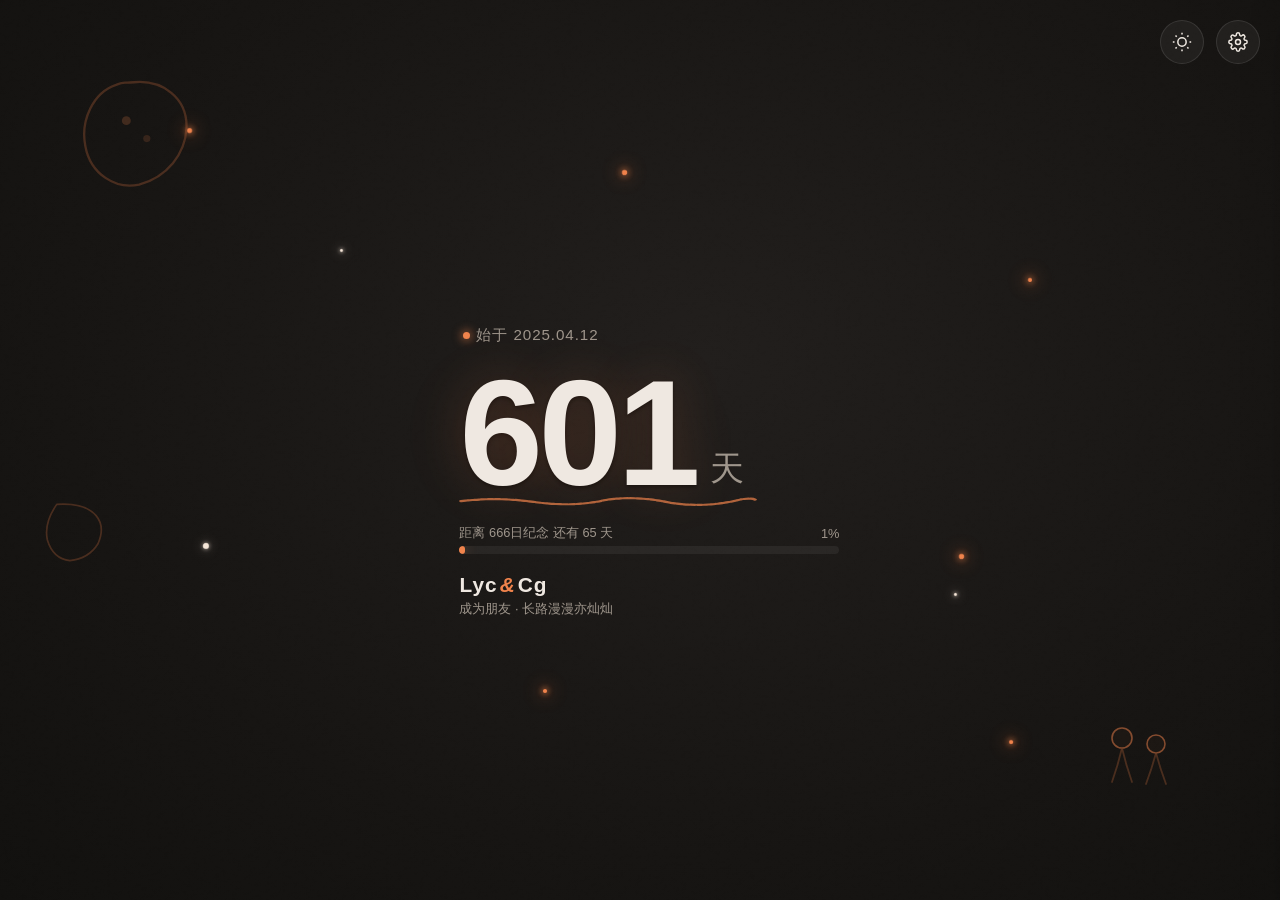
<file: index.html>
<!DOCTYPE html>
<html lang="zh-CN" class="theme-dark">
<head>
  <meta charset="UTF-8">
  <meta name="viewport" content="width=device-width, initial-scale=1.0, viewport-fit=cover, maximum-scale=1.0, user-scalable=yes">
  <meta name="description" content="Lyc & Cg 友谊纪念日 — 始于2025年4月12日，时光记录，反主流手绘美学">
  <title>Lyc & Cg · 友谊纪年</title>
  <style>
    /* ===== 主题变量（深色/浅色）====== */
    .theme-dark {
      --bg-deep: #1a1817;
      --bg-surface: #211f1d;
      --text-warm: #efe8e1;
      --text-muted: #9e958b;
      --accent-orange: #f0824b;
      --accent-glow: #f59a6c;
      --accent-subtle: #c46a3c;
      --noise-opacity: 0.04;
      --noise-blend: overlay;
      --progress-bg: rgba(255, 255, 255, 0.06);
      --panel-bg: #252220;
      --panel-shadow: 0 20px 40px rgba(0,0,0,0.5);
      --doodle-opacity: 0.5;
      --cursor-glow-bg: radial-gradient(circle, rgba(240,130,75,0.06) 0%, rgba(240,130,75,0.02) 35%, transparent 70%);
      --font-family: "PingFang SC", "Hiragino Sans GB", "Noto Sans SC", "Microsoft YaHei", -apple-system, BlinkMacSystemFont, sans-serif;
    }
    .theme-light {
      --bg-deep: #f9f6f1;
      --bg-surface: #eae3d8;
      --text-warm: #2c2416;
      --text-muted: #6b5e4f;
      --accent-orange: #c55a2c;
      --accent-glow: #d97a4a;
      --accent-subtle: #a34926;
      --noise-opacity: 0.07;
      --noise-blend: multiply;
      --progress-bg: rgba(0,0,0,0.05);
      --panel-bg: #f2ede5;
      --panel-shadow: 0 20px 40px rgba(0,0,0,0.08);
      --doodle-opacity: 0.4;
      --cursor-glow-bg: radial-gradient(circle, rgba(197,90,44,0.08) 0%, rgba(197,90,44,0.03) 35%, transparent 70%);
      --font-family: "PingFang SC", "Hiragino Sans GB", "Noto Sans SC", "Microsoft YaHei", -apple-system, BlinkMacSystemFont, sans-serif;
    }

    /* 背景纹理 + 主题强绑定（深/浅分别定义，彻底修复切换bug） */
    /* 深邃夜空 */
    body.bg-deep.theme-dark { background: radial-gradient(ellipse at 55% 40%, #211e1c 0%, #161412 65%, #11100e 100%); }
    body.bg-deep.theme-light { background: radial-gradient(ellipse at 55% 40%, #e7dfd1 0%, #d9cfbc 70%, #c4b9a3 100%); }
    /* 晨雾 */
    body.bg-mist.theme-dark { background: radial-gradient(ellipse at 60% 35%, #2f2b27 0%, #231f1b 65%, #1b1714 100%); }
    body.bg-mist.theme-light { background: radial-gradient(ellipse at 60% 35%, #f5efe7 0%, #ece1d4 70%, #dccdb9 100%); }
    /* 墨迹 */
    body.bg-ink.theme-dark { background: radial-gradient(ellipse at 45% 45%, #2a2520 0%, #1e1b17 60%, #141210 100%); }
    body.bg-ink.theme-light { background: radial-gradient(ellipse at 45% 45%, #dad1c4 0%, #c9beb0 70%, #b7aa9a 100%); }
    /* 星砂 */
    body.bg-stars.theme-dark { background: radial-gradient(ellipse at 50% 40%, #27221e 0%, #1a1613 70%, #0f0d0b 100%); }
    body.bg-stars.theme-light { background: radial-gradient(ellipse at 50% 40%, #f2ede5 0%, #e3d9cf 70%, #cfc3b6 100%); }

    * { margin:0; padding:0; box-sizing:border-box; }
    html { font-size:16px; -webkit-font-smoothing:antialiased; }
    body {
      font-family: var(--font-family);
      min-height: 100vh; min-height: 100dvh;
      color: var(--text-warm);
      overflow-x: hidden;
      position: relative;
      cursor: default;
      -webkit-tap-highlight-color: transparent;
      user-select: none;
      transition: background 0.4s cubic-bezier(0.22, 1, 0.36, 1), color 0.4s cubic-bezier(0.22, 1, 0.36, 1);
    }

    /* 噪点纹理 (保留灵魂) */
    .noise-overlay {
      position: fixed; top:0; left:0; width:100%; height:100%;
      pointer-events: none; z-index: 9999;
      opacity: var(--noise-opacity);
      mix-blend-mode: var(--noise-blend);
    }
    .noise-overlay svg { width:100%; height:100%; }

    /* 粒子层 */
    .particles-stage { position:fixed; top:0; left:0; width:100%; height:100%; pointer-events:none; z-index:1; }
    .particle { position:absolute; border-radius:50%; will-change:transform, opacity; }
    .particle--warm { background: var(--accent-orange); box-shadow: 0 0 6px 2px rgba(240,130,75,0.45), 0 0 18px 6px rgba(240,130,75,0.15); }
    .particle--pale { background: #f5e6d8; box-shadow: 0 0 4px 1px rgba(245,230,216,0.4), 0 0 12px 4px rgba(245,230,216,0.1); }

    @keyframes driftA { 0%{transform:translate(0,0) scale(1); opacity:0.5;} 18%{transform:translate(28px,-52px) scale(1.3); opacity:0.75;} 36%{transform:translate(-14px,-96px) scale(0.75); opacity:0.3;} 54%{transform:translate(-38px,-48px) scale(1.15); opacity:0.6;} 72%{transform:translate(10px,-18px) scale(0.9); opacity:0.45;} 100%{transform:translate(0,0) scale(1); opacity:0.5;} }
    @keyframes driftB { 0%{transform:translate(0,0) scale(1); opacity:0.35;} 22%{transform:translate(-32px,-44px) scale(1.35); opacity:0.65;} 44%{transform:translate(20px,-88px) scale(0.7); opacity:0.25;} 66%{transform:translate(36px,-36px) scale(1.2); opacity:0.55;} 88%{transform:translate(-8px,-10px) scale(0.85); opacity:0.4;} 100%{transform:translate(0,0) scale(1); opacity:0.35;} }
    @keyframes driftC { 0%{transform:translate(0,0) scale(1); opacity:0.45;} 20%{transform:translate(18px,-60px) scale(1.25); opacity:0.7;} 40%{transform:translate(-22px,-105px) scale(0.8); opacity:0.35;} 60%{transform:translate(-30px,-55px) scale(1.1); opacity:0.55;} 80%{transform:translate(15px,-22px) scale(0.9); opacity:0.45;} 100%{transform:translate(0,0) scale(1); opacity:0.45;} }

    /* 主网格布局 */
    .main-stage {
      position:relative; z-index:10; min-height:100vh; min-height:100dvh;
      display:grid; grid-template-columns:1fr 1.6fr 0.4fr; grid-template-rows:1fr 2fr 0.8fr;
      grid-template-areas:". . ." ". content ." ". . .";
      padding: clamp(16px,3vw,40px);
    }
    @media (max-width:768px) {
      .main-stage { grid-template-columns:0.2fr 1fr 0.2fr; grid-template-rows:0.6fr 1.5fr 0.6fr; padding:12px 8px; }
    }
    .content-area { grid-area:content; display:flex; flex-direction:column; align-items:flex-start; justify-content:center; gap:clamp(10px,2.2vh,24px); padding-left:clamp(0px,2vw,20px); }

    /* 日期标签 */
    .date-tag {
      display:inline-flex; align-items:center; gap:6px;
      font-size:clamp(0.8rem,1.4vw,0.95rem); color:var(--text-muted);
      letter-spacing:0.06em; padding-left:4px;
      animation: fadeSlideIn 0.9s cubic-bezier(0.22,1,0.36,1) 0.15s both;
    }
    .date-tag::before {
      content:''; display:inline-block; width:7px; height:7px; border-radius:50%;
      background: var(--accent-orange); box-shadow:0 0 8px 2px rgba(240,130,75,0.5);
      animation: pulse-dot 3.2s cubic-bezier(0.4,0,0.2,1) infinite;
    }
    @keyframes pulse-dot { 0%,100%{box-shadow:0 0 8px 2px rgba(240,130,75,0.4); transform:scale(1);} 40%{box-shadow:0 0 16px 6px rgba(240,130,75,0.7); transform:scale(1.55);} 70%{box-shadow:0 0 6px 1px rgba(240,130,75,0.3); transform:scale(0.85);} }

    .number-zone { 
      position:relative; display:flex; align-items:baseline; gap:clamp(6px,1.2vw,14px); flex-wrap:wrap; 
      animation: fadeSlideIn 1s cubic-bezier(0.34,1.56,0.64,1) 0.25s both; 
      cursor: pointer;
      transition: transform 0.2s cubic-bezier(0.34,1.56,0.64,1);
    }
    .number-zone:active { transform: scale(0.97); }
    
    .big-number {
      font-size: clamp(68px,14vw,150px); font-weight:800; letter-spacing:-0.03em; line-height:0.9;
      color: var(--text-warm);
      text-shadow:0 0 50px rgba(240,130,75,0.2), 0 0 120px rgba(240,130,75,0.06), 0 2px 4px rgba(0,0,0,0.5);
      transition:text-shadow 0.7s cubic-bezier(0.22,1,0.36,1);
      white-space: nowrap;
    }
    .big-number:hover { text-shadow:0 0 65px rgba(240,130,75,0.4), 0 0 150px rgba(240,130,75,0.15), 0 2px 4px rgba(0,0,0,0.5); }
    
    .unit-label { 
      font-size:clamp(16px,3.2vw,34px); font-weight:500; letter-spacing:0.04em; color:var(--text-muted); 
      position:relative; top:-0.15em; 
      animation: fadeSlideIn 1s cubic-bezier(0.34,1.56,0.64,1) 0.4s both; 
    }

    /* 光学动画 */
    .number-refreshed .big-number, .number-refreshed .unit-label {
      animation: optic-fade 0.5s cubic-bezier(0.16, 1, 0.3, 1) forwards;
    }
    @keyframes optic-fade {
      0% { filter: blur(0px); transform: translateY(0) scale(1); opacity: 1; }
      40% { filter: blur(12px); transform: translateY(-8px) scale(0.98); opacity: 0; }
      50% { filter: blur(12px); transform: translateY(8px) scale(0.98); opacity: 0; }
      100% { filter: blur(0px); transform: translateY(0) scale(1); opacity: 1; }
    }

    @keyframes fadeSlideIn { from { opacity:0; transform:translateY(22px); } to { opacity:1; transform:translateY(0); } }

    .hand-underline { position:absolute; bottom:-8px; left:-4px; width:calc(100% + 18px); height:14px; pointer-events:none; animation: fadeSlideIn 1s cubic-bezier(0.22,1,0.36,1) 0.55s both; }
    .hand-underline svg { width:100%; height:100%; }
    .hand-underline path { fill:none; stroke:var(--accent-orange); stroke-width:2.5; stroke-linecap:round; stroke-linejoin:round; opacity:0.7; stroke-dasharray:3 1.5; animation: sketch-dash 0.7s cubic-bezier(0.25,0.1,0.25,1) 0.7s both; }
    @keyframes sketch-dash { from { stroke-dashoffset:60; opacity:0; } to { stroke-dashoffset:0; opacity:0.7; } }

    .meta-info { display:flex; flex-direction:column; gap:4px; animation: fadeSlideIn 0.9s cubic-bezier(0.22,1,0.36,1) 0.5s both; }
    .meta-names { font-size:clamp(1rem,1.8vw,1.3rem); font-weight:600; letter-spacing:0.05em; color:var(--text-warm); }
    .meta-names .ampersand { color:var(--accent-orange); font-style:italic; font-weight:700; margin:0 2px; }

    /* 进度条区域 */
    .progress-container { width:100%; max-width:380px; margin-top:4px; animation: fadeSlideIn 0.9s cubic-bezier(0.22,1,0.36,1) 0.6s both; }
    .progress-label { font-size:0.8rem; color:var(--text-muted); margin-bottom:4px; display:flex; justify-content:space-between; align-items: center; }
    #progressText { 
      transition: opacity 0.3s cubic-bezier(0.22,1,0.36,1), transform 0.3s cubic-bezier(0.22,1,0.36,1);
      display: inline-block;
      min-width: 180px;
    }
    .progress-bar-outer { width:100%; height:8px; background:var(--progress-bg); border-radius:20px; overflow:hidden; position:relative; }
    .progress-bar-inner { height:100%; background:var(--accent-orange); width:0%; border-radius:20px; position:relative; transition: width 0.8s cubic-bezier(0.22,1,0.36,1); box-shadow:0 0 12px rgba(240,130,75,0.4); }
    .milestone-alert { margin-top:8px; font-size:0.9rem; color:var(--accent-orange); background:rgba(240,130,75,0.08); padding:6px 12px; border-radius:20px; display:inline-block; animation: fadeSlideIn 0.5s cubic-bezier(0.34,1.56,0.64,1); }

    /* 手绘装饰 */
    .doodle-container { position:fixed; pointer-events:none; z-index:5; opacity:var(--doodle-opacity); animation: doodle-appear 1.4s cubic-bezier(0.22,1,0.36,1) 0.8s both; }
    @keyframes doodle-appear { from{opacity:0; transform:scale(0.85);} to{opacity:var(--doodle-opacity); transform:scale(1);} }
    .doodle-container--top-left { top:clamp(30px,8vh,80px); left:clamp(20px,6vw,70px); width:clamp(60px,10vw,130px); height:clamp(60px,10vw,130px); }
    .doodle-container--bottom-right { bottom:clamp(40px,10vh,100px); right:clamp(30px,8vw,90px); width:clamp(50px,8vw,100px); height:clamp(50px,8vw,100px); }
    .doodle-container--mid-left { top:55%; left:clamp(10px,3vw,40px); width:clamp(40px,6vw,75px); height:clamp(40px,6vw,75px); opacity:0.35; }
    .doodle-line { fill:none; stroke:var(--accent-subtle); stroke-width:1.8; stroke-linecap:round; stroke-linejoin:round; opacity:0.6; }
    .doodle-fill-warm { fill:rgba(240,130,75,0.06); stroke:var(--accent-orange); stroke-width:1.6; }

    /* 鼠标光晕 */
    .cursor-glow { position:fixed; pointer-events:none; z-index:0; width:280px; height:280px; border-radius:50%; background:var(--cursor-glow-bg); transform:translate(-50%,-50%); will-change:left,top; transition:left 0.35s cubic-bezier(0.22,1,0.36,1), top 0.35s cubic-bezier(0.22,1,0.36,1); opacity:0; }
    body:hover .cursor-glow { opacity:1; }
    @media (max-width:768px) { .cursor-glow { display:none; } }

    /* 工具栏 & 设置 */
    .toolbar { position:fixed; top:20px; right:20px; z-index:100; display:flex; gap:12px; }
    .icon-btn { width:44px; height:44px; border-radius:50%; background:var(--bg-surface); border:1px solid rgba(255,255,255,0.1); display:flex; align-items:center; justify-content:center; cursor:pointer; transition: transform 0.2s cubic-bezier(0.34,1.56,0.64,1), background 0.3s; backdrop-filter:blur(6px); }
    .icon-btn svg { width:20px; height:20px; fill:none; stroke:var(--text-warm); stroke-width:1.8; }
    .icon-btn:hover { transform:scale(1.08); background:var(--accent-orange); border-color:var(--accent-orange); }
    .icon-btn:active { transform:scale(0.95); }

    .settings-panel {
      position:fixed; top:0; right:-320px; width:300px; height:100vh; height:100dvh;
      background:var(--panel-bg); z-index:200; box-shadow:var(--panel-shadow);
      padding:24px 20px; display:flex; flex-direction:column; gap:20px;
      transition: right 0.5s cubic-bezier(0.22,1,0.36,1);
      overflow-y:auto;
    }
    .settings-panel.open { right:0; }
    .panel-backdrop { position:fixed; inset:0; background:rgba(0,0,0,0.3); z-index:150; opacity:0; pointer-events:none; transition: opacity 0.4s cubic-bezier(0.22,1,0.36,1); }
    .panel-backdrop.active { opacity:1; pointer-events:auto; }
    .panel-title { font-size:1.2rem; font-weight:600; color:var(--text-warm); margin-bottom:8px; }
    .option-group { display:flex; flex-direction:column; gap:10px; }
    .option-label { font-size:0.85rem; color:var(--text-muted); text-transform:uppercase; letter-spacing:0.05em; }
    .option-row { display:flex; flex-wrap:wrap; gap:8px; }
    .option-chip {
      padding:8px 14px; border-radius:24px; font-size:0.85rem; cursor:pointer;
      background:var(--progress-bg); color:var(--text-warm); border:1px solid transparent;
      transition: all 0.2s cubic-bezier(0.34,1.56,0.64,1);
    }
    .option-chip.active { background:var(--accent-orange); color:#fff; border-color:var(--accent-orange); }
    .close-panel { align-self:flex-end; background:none; border:none; color:var(--text-muted); font-size:1.4rem; cursor:pointer; }

    @media (max-width:600px) {
      .toolbar { top:12px; right:12px; gap:8px; }
      .settings-panel { width:85vw; right:-85vw; }
    }
    .mode-hint { position: absolute; bottom: -30px; left: 0; font-size: 0.7rem; color: var(--text-muted); opacity: 0; transition: opacity 0.3s; pointer-events: none; }
    .number-zone:hover .mode-hint { opacity: 0.8; }
  </style>
</head>
<body class="bg-deep theme-dark">
  <div class="noise-overlay" aria-hidden="true">
    <svg viewBox="0 0 300 300" preserveAspectRatio="none"><filter id="grain"><feTurbulence type="fractalNoise" baseFrequency="0.75" numOctaves="4"/><feColorMatrix type="saturate" values="0"/></filter><rect width="300" height="300" filter="url(#grain)" opacity="0.8"/></svg>
  </div>
  <div class="cursor-glow" id="cursorGlow"></div>
  <div class="particles-stage" id="particlesStage"></div>

  <div class="doodle-container doodle-container--top-left"><svg viewBox="0 0 100 100"><path class="doodle-line" d="M50 8C72 6 92 20 91 44C90 64 76 82 54 88C36 92 16 80 12 58C8 38 18 16 36 10C44 7 40 9 50 8Z"/><circle cx="44" cy="38" r="3.5" fill="rgba(240,130,75,0.4)"/><circle cx="60" cy="52" r="2.8" fill="rgba(240,130,75,0.3)"/></svg></div>
  <div class="doodle-container doodle-container--bottom-right"><svg viewBox="0 0 100 100"><circle cx="32" cy="28" r="10" class="doodle-fill-warm"/><path class="doodle-line" d="M32 38Q28 55 22 72"/><path class="doodle-line" d="M32 38Q36 55 42 72"/><circle cx="66" cy="34" r="9" class="doodle-fill-warm"/><path class="doodle-line" d="M66 43Q62 58 56 74"/><path class="doodle-line" d="M66 43Q70 58 76 74"/></svg></div>
  <div class="doodle-container doodle-container--mid-left"><svg viewBox="0 0 80 80"><path class="doodle-line" d="M20 10Q50 8 62 22Q72 34 64 52Q54 68 34 70Q16 68 10 48Q6 30 20 10Z"/></svg></div>

  <main class="main-stage">
    <div class="content-area">
      <div class="date-tag"><span>始于 2025.04.12</span></div>
      
      <div class="number-zone" id="numberZone" title="点击切换显示单位">
        <span class="big-number" id="daysCount">--</span>
        <span class="unit-label" id="unitLabel">天</span>
        <div class="hand-underline"><svg viewBox="0 0 200 16" preserveAspectRatio="none"><path d="M4 7Q28 2 52 8Q78 14 98 6Q118 0 142 9Q166 15 188 5Q196 3 198 6"/></svg></div>
        <span class="mode-hint"></span>
      </div>
      
      <div class="progress-container" id="progressContainer">
        <div class="progress-label">
          <span id="progressText">共赴岁月</span>
          <span id="progressPercent">0%</span>
        </div>
        <div class="progress-bar-outer"><div class="progress-bar-inner" id="progressBar" style="width:0%"></div></div>
        <div class="milestone-alert" id="milestoneAlert" style="display:none;"></div>
      </div>
      
      <div class="meta-info">
        <p class="meta-names">Lyc<span class="ampersand">&</span>Cg</p>
        <p style="font-size:0.8rem; color:var(--text-muted);">成为朋友 · 长路漫漫亦灿灿</p>
      </div>
    </div>
  </main>

  <div class="toolbar">
    <button class="icon-btn" id="themeToggle" aria-label="切换深浅主题"><svg id="themeIcon" viewBox="0 0 24 24"><path d="M21 12.79A9 9 0 1 1 11.21 3 7 7 0 0 0 21 12.79z"/></svg></button>
    <button class="icon-btn" id="settingsBtn" aria-label="自定义外观"><svg viewBox="0 0 24 24"><circle cx="12" cy="12" r="3"/><path d="M19.4 15a1.65 1.65 0 0 0 .33 1.82l.06.06a2 2 0 0 1-2.83 2.83l-.06-.06a1.65 1.65 0 0 0-1.82-.33 1.65 1.65 0 0 0-1 1.51V21a2 2 0 0 1-4 0v-.09A1.65 1.65 0 0 0 9 19.4a1.65 1.65 0 0 0-1.82.33l-.06.06a2 2 0 0 1-2.83-2.83l.06-.06A1.65 1.65 0 0 0 4.68 15a1.65 1.65 0 0 0-1.51-1H3a2 2 0 0 1 0-4h.09A1.65 1.65 0 0 0 4.6 9a1.65 1.65 0 0 0-.33-1.82l-.06-.06a2 2 0 0 1 2.83-2.83l.06.06A1.65 1.65 0 0 0 9 4.68a1.65 1.65 0 0 0 1-1.51V3a2 2 0 0 1 4 0v.09a1.65 1.65 0 0 0 1 1.51 1.65 1.65 0 0 0 1.82-.33l.06-.06a2 2 0 0 1 2.83 2.83l-.06.06A1.65 1.65 0 0 0 19.4 9a1.65 1.65 0 0 0 1.51 1H21a2 2 0 0 1 0 4h-.09a1.65 1.65 0 0 0-1.51 1z"/></svg></button>
  </div>
  <div class="panel-backdrop" id="panelBackdrop"></div>
  <div class="settings-panel" id="settingsPanel">
    <button class="close-panel" id="closePanel">✕</button>
    <div class="panel-title">外观定制</div>
    <div class="option-group">
      <span class="option-label">字体</span>
      <div class="option-row" id="fontOptions">
        <span class="option-chip active" data-font="sans">无衬线</span>
        <span class="option-chip" data-font="serif">衬线</span>
        <span class="option-chip" data-font="hand">手写</span>
      </div>
    </div>
    <div class="option-group">
      <span class="option-label">背景纹理</span>
      <div class="option-row" id="bgOptions">
        <span class="option-chip active" data-bg="deep">深邃夜空</span>
        <span class="option-chip" data-bg="mist">晨雾</span>
        <span class="option-chip" data-bg="ink">墨迹</span>
        <span class="option-chip" data-bg="stars">星砂</span>
      </div>
    </div>
  </div>

  <script>
    (() => {
      // 纪念日开始: 2025年4月12日
      const START_DATE = new Date(2025, 3, 12);
      const MAX_DAYS = 21915; // 60年≈21915天
      
      // ---------- 生成丰富里程碑至60年 ----------
      function buildMilestonesUpTo60Years() {
        const milestonesSet = new Set();
        // 原始经典节点
        const classic = [100, 200, 300, 365, 500, 520, 730, 1000, 1095, 1314];
        classic.forEach(d => milestonesSet.add(d));
        
        // 每100天直到 21900
        for (let d = 100; d <= MAX_DAYS; d += 100) milestonesSet.add(d);
        // 每年纪念 (365,730,1095...)
        for (let y = 1; y <= 60; y++) {
          let days = Math.floor(y * 365.2422);
          if (days <= MAX_DAYS) milestonesSet.add(days);
        }
        // 半周年+额外重要数字
        const extra = [77, 188, 222, 333, 444, 555, 666, 777, 888, 999, 1111, 1234, 1500, 1666, 1999, 2025, 2333, 2500, 3000, 3333, 3650, 4000, 4321, 5000, 5555, 6000, 6666, 7300, 7777, 8000, 8888, 9999, 10000, 10950, 12345, 14600, 15000, 18250, 20000, 21000, 21915];
        extra.forEach(d => { if (d <= MAX_DAYS) milestonesSet.add(d); });
        
        // 转为数组并排序
        let milestones = Array.from(milestonesSet).sort((a,b)=>a-b);
        return milestones.map(days => ({ days, label: formatMilestoneLabel(days) }));
      }
      
      function formatMilestoneLabel(days) {
        if (days === 100) return '百日留念';
        if (days === 200) return '两百日';
        if (days === 300) return '三百日';
        if (days === 365) return '一周年 🎂';
        if (days === 500) return '500天里程碑';
        if (days === 520) return '520天喽！';
        if (days === 730) return '两周年 🧡';
        if (days === 1000) return '千日纪元 ✨';
        if (days === 1095) return '三周年';
        if (days === 1314) return '一生一世 1314';
        if (days === 1500) return '1500日星辰';
        if (days === 2025) return '相逢2025';
        if (days === 3000) return '三千日夜';
        if (days === 3650) return '十年之约 💫';
        if (days === 5000) return '五千日相知';
        if (days === 7300) return '廿载时光 (20年)';
        if (days === 10000) return '万里同行 10000天';
        if (days === 10950) return '三十周年 🌟';
        if (days === 14600) return '四十载春秋';
        if (days === 18250) return '五十年金诺';
        if (days === 21915) return '六十年·钻石友谊 💎';
        // 一般年份和百天自动生成
        if (days % 365 === 0) return `${days/365}周年纪念`;
        if (days % 100 === 0) return `${days}天纪念`;
        return `${days}日纪念`;
      }
      
      const MILESTONES = buildMilestonesUpTo60Years();
      
      // 显示模式
      const DISPLAY_MODES = ['days', 'weeks', 'months', 'years'];
      let currentModeIndex = 0;
      let rotationIndex = 0;
      let upcomingMilestones = [];
      
      // DOM 元素
      const daysEl = document.getElementById('daysCount');
      const unitLabel = document.getElementById('unitLabel');
      const progressBar = document.getElementById('progressBar');
      const progressText = document.getElementById('progressText');
      const progressPercent = document.getElementById('progressPercent');
      const milestoneAlert = document.getElementById('milestoneAlert');
      const numberZone = document.getElementById('numberZone');
      const themeToggle = document.getElementById('themeToggle');
      const settingsBtn = document.getElementById('settingsBtn');
      const settingsPanel = document.getElementById('settingsPanel');
      const panelBackdrop = document.getElementById('panelBackdrop');
      const closePanel = document.getElementById('closePanel');
      const htmlEl = document.documentElement;
      const bodyEl = document.body;
      
      function getDaysSince() {
        const now = new Date();
        const startDay = new Date(START_DATE.getFullYear(), START_DATE.getMonth(), START_DATE.getDate());
        const todayDay = new Date(now.getFullYear(), now.getMonth(), now.getDate());
        return Math.floor((todayDay - startDay) / 86400000);
      }
      
      function computeDisplayValues(totalDays) {
        const years = Math.floor(totalDays / 365.2422);
        const remainingAfterYears = totalDays % 365.2422;
        const months = Math.floor(remainingAfterYears / 30.44);
        const daysRem = Math.floor(remainingAfterYears % 30.44);
        const weeks = Math.floor(totalDays / 7);
        const remainingDaysAfterWeeks = totalDays % 7;
        return { years, months: Math.max(0, months), daysRem, weeks, remainingDaysAfterWeeks };
      }
      
      function updateDisplay() {
        const totalDays = getDaysSince();
        if (totalDays < 0) return;
        
        const mode = DISPLAY_MODES[currentModeIndex];
        const vals = computeDisplayValues(totalDays);
        let displayText = '';
        let unitText = '';
        
        switch(mode) {
          case 'days': displayText = totalDays; unitText = '天'; break;
          case 'weeks': 
            if (vals.remainingDaysAfterWeeks > 0) displayText = `${vals.weeks}周${vals.remainingDaysAfterWeeks}`;
            else displayText = `${vals.weeks}`;
            unitText = vals.remainingDaysAfterWeeks > 0 ? '' : '周';
            break;
          case 'months':
            if (vals.daysRem === 0) displayText = `${vals.months}`;
            else displayText = `${vals.months}月${vals.daysRem}`;
            unitText = vals.daysRem === 0 ? '个月' : '';
            break;
          case 'years':
            if (vals.years > 0) {
              if (vals.months === 0 && vals.daysRem === 0) displayText = `${vals.years}`;
              else if (vals.daysRem === 0) displayText = `${vals.years}年${vals.months}`;
              else displayText = `${vals.years}年${vals.months}月${vals.daysRem}`;
            } else displayText = `${vals.months}月${vals.daysRem}`;
            unitText = vals.years > 0 && vals.months === 0 && vals.daysRem === 0 ? '年' : '';
            break;
        }
        daysEl.textContent = displayText;
        unitLabel.textContent = unitText;
        
        // 动态里程碑
        upcomingMilestones = MILESTONES.filter(m => m.days > totalDays);
        const todayMilestone = MILESTONES.find(m => m.days === totalDays);
        if (todayMilestone) {
          milestoneAlert.style.display = 'inline-block';
          milestoneAlert.textContent = `✨ 今日 · ${todayMilestone.label} ✨`;
        } else milestoneAlert.style.display = 'none';
        
        // 进度条基于下一个里程碑
        if (upcomingMilestones.length > 0) {
          const nextTarget = upcomingMilestones[0];
          const prevMilestones = MILESTONES.filter(m => m.days <= totalDays);
          const prevTargetDays = prevMilestones.length ? prevMilestones[prevMilestones.length-1].days : 0;
          const stageTotal = nextTarget.days - prevTargetDays;
          const stageProgress = totalDays - prevTargetDays;
          const progress = Math.min(100, (stageProgress / stageTotal) * 100);
          progressBar.style.width = `${progress}%`;
          progressPercent.textContent = `${Math.floor(progress)}%`;
        } else {
          progressBar.style.width = `100%`;
          progressPercent.textContent = `100%`;
          progressText.textContent = `长情相伴 · 无限时光`;
        }
        // 轮播文本提前准备（异步独立计时）
      }
      
      // 纪念日文本轮播（每4秒）
      function rotateMilestoneText() {
        const totalDays = getDaysSince();
        const upcoming = MILESTONES.filter(m => m.days > totalDays);
        if (upcoming.length === 0) {
          progressText.textContent = `友谊跨越六十载 · 永恒回响`;
          return;
        }
        const maxCycle = Math.min(5, upcoming.length);
        const target = upcoming[rotationIndex % maxCycle];
        const daysLeft = target.days - totalDays;
        progressText.style.opacity = '0';
        progressText.style.transform = 'translateY(-5px)';
        setTimeout(() => {
          if (daysLeft === 1) progressText.textContent = `明日就是「${target.label}」`;
          else progressText.textContent = `距离 ${target.label} 还有 ${daysLeft} 天`;
          progressText.style.opacity = '1';
          progressText.style.transform = 'translateY(0)';
          rotationIndex++;
        }, 280);
      }
      
      // 切换显示单位动画
      numberZone.addEventListener('click', (e) => {
        e.stopPropagation();
        currentModeIndex = (currentModeIndex + 1) % DISPLAY_MODES.length;
        numberZone.classList.remove('number-refreshed');
        void numberZone.offsetWidth;
        numberZone.classList.add('number-refreshed');
        setTimeout(() => updateDisplay(), 220);
      });
      numberZone.addEventListener('touchstart', function() { this.style.transform = 'scale(0.97)'; }, {passive: true});
      numberZone.addEventListener('touchend', function() { this.style.transform = 'scale(1)'; });
      
      // 主题切换 (修复深浅色背景突变bug)
      function applyTheme(theme) {
        htmlEl.classList.remove('theme-dark', 'theme-light');
        htmlEl.classList.add(`theme-${theme}`);
        localStorage.setItem('theme', theme);
        // 同步icon
        const themeIconSvg = document.getElementById('themeIcon');
        if (theme === 'light') {
          themeIconSvg.innerHTML = '<circle cx="12" cy="12" r="5"/><path d="M12 1v2M12 21v2M4.22 4.22l1.42 1.42M18.36 18.36l1.42 1.42M1 12h2M21 12h2M4.22 19.78l1.42-1.42M18.36 5.64l1.42-1.42"/>';
        } else {
          themeIconSvg.innerHTML = '<path d="M21 12.79A9 9 0 1 1 11.21 3 7 7 0 0 0 21 12.79z"/>';
        }
        // 重要: 让当前选中的背景纹理与主题重新匹配（因为背景切换依赖body类+theme类），无需额外刷新，但需确保背景选项高亮同步
        const currentBg = localStorage.getItem('selectedBg') || 'deep';
        bodyEl.classList.forEach(cls => { if(cls.startsWith('bg-')) bodyEl.classList.remove(cls); });
        bodyEl.classList.add(`bg-${currentBg}`);
      }
      
      themeToggle.addEventListener('click', () => {
        const isLight = htmlEl.classList.contains('theme-light');
        applyTheme(isLight ? 'dark' : 'light');
      });
      
      // 字体/背景设置
      function applyFont(font) {
        const fonts = { sans: '"PingFang SC","Hiragino Sans GB","Noto Sans SC","Microsoft YaHei",-apple-system,sans-serif', serif: 'Georgia,"Times New Roman","Songti SC",serif', hand: '"Comic Sans MS","Brush Script MT","KaiTi",cursive' };
        bodyEl.style.setProperty('--font-family', fonts[font] || fonts.sans);
        document.querySelectorAll('#fontOptions .option-chip').forEach(c => c.classList.remove('active'));
        document.querySelector(`#fontOptions [data-font="${font}"]`)?.classList.add('active');
      }
      
      function applyBackground(bg) {
        bodyEl.classList.forEach(cls => { if(cls.startsWith('bg-')) bodyEl.classList.remove(cls); });
        bodyEl.classList.add(`bg-${bg}`);
        localStorage.setItem('selectedBg', bg);
        document.querySelectorAll('#bgOptions .option-chip').forEach(c => c.classList.remove('active'));
        document.querySelector(`#bgOptions [data-bg="${bg}"]`)?.classList.add('active');
      }
      
      function initSettingsUI() {
        const savedTheme = localStorage.getItem('theme');
        if (savedTheme) applyTheme(savedTheme);
        else applyTheme(window.matchMedia('(prefers-color-scheme: dark)').matches ? 'dark' : 'light');
        const savedBg = localStorage.getItem('selectedBg');
        if (savedBg) applyBackground(savedBg);
        else applyBackground('deep');
        const savedFont = localStorage.getItem('font');
        if (savedFont) applyFont(savedFont);
      }
      
      document.getElementById('fontOptions').addEventListener('click', (e) => {
        if (e.target.classList.contains('option-chip')) {
          const font = e.target.dataset.font; applyFont(font); localStorage.setItem('font', font);
        }
      });
      document.getElementById('bgOptions').addEventListener('click', (e) => {
        if (e.target.classList.contains('option-chip')) {
          const bg = e.target.dataset.bg; applyBackground(bg);
        }
      });
      settingsBtn.addEventListener('click', () => { settingsPanel.classList.add('open'); panelBackdrop.classList.add('active'); });
      closePanel.addEventListener('click', () => { settingsPanel.classList.remove('open'); panelBackdrop.classList.remove('active'); });
      panelBackdrop.addEventListener('click', () => { settingsPanel.classList.remove('open'); panelBackdrop.classList.remove('active'); });
      
      // 光标光晕
      const cursorGlow = document.getElementById('cursorGlow');
      if (cursorGlow && window.matchMedia('(min-width:769px)').matches) {
        let gx = -200, gy = -200, tx = -200, ty = -200, raf;
        document.addEventListener('mousemove', e => { tx = e.clientX; ty = e.clientY; if(!raf) raf = requestAnimationFrame(updateGlow); });
        document.addEventListener('mouseleave', () => { tx = ty = -200; if(!raf) raf = requestAnimationFrame(updateGlow); });
        function updateGlow() {
          gx += (tx - gx) * 0.12; gy += (ty - gy) * 0.12;
          cursorGlow.style.left = gx + 'px'; cursorGlow.style.top = gy + 'px';
          if (Math.abs(tx-gx)>0.5 || Math.abs(ty-gy)>0.5) raf = requestAnimationFrame(updateGlow);
          else raf = null;
        }
      }
      
      // 粒子效果
      const stage = document.getElementById('particlesStage');
      for (let i=0; i<(window.innerWidth<600?5:9); i++) {
        const p = document.createElement('div');
        p.className = `particle ${Math.random()<0.55?'particle--warm':'particle--pale'}`;
        const size = 2+Math.random()*4.5;
        p.style.cssText = `width:${size}px;height:${size}px;left:${8+Math.random()*84}%;top:${10+Math.random()*80}%;animation:${['driftA','driftB','driftC'][Math.floor(Math.random()*3)]} ${6+Math.random()*10}s infinite;animation-delay:-${Math.random()*8}s;`;
        stage.appendChild(p);
      }
      
      // 启动所有更新（无秒计时器）
      initSettingsUI();
      updateDisplay();
      rotateMilestoneText();
      setInterval(updateDisplay, 1000);
      setInterval(rotateMilestoneText, 4200);
    })();
  </script>
</body>
</html>
</file>
